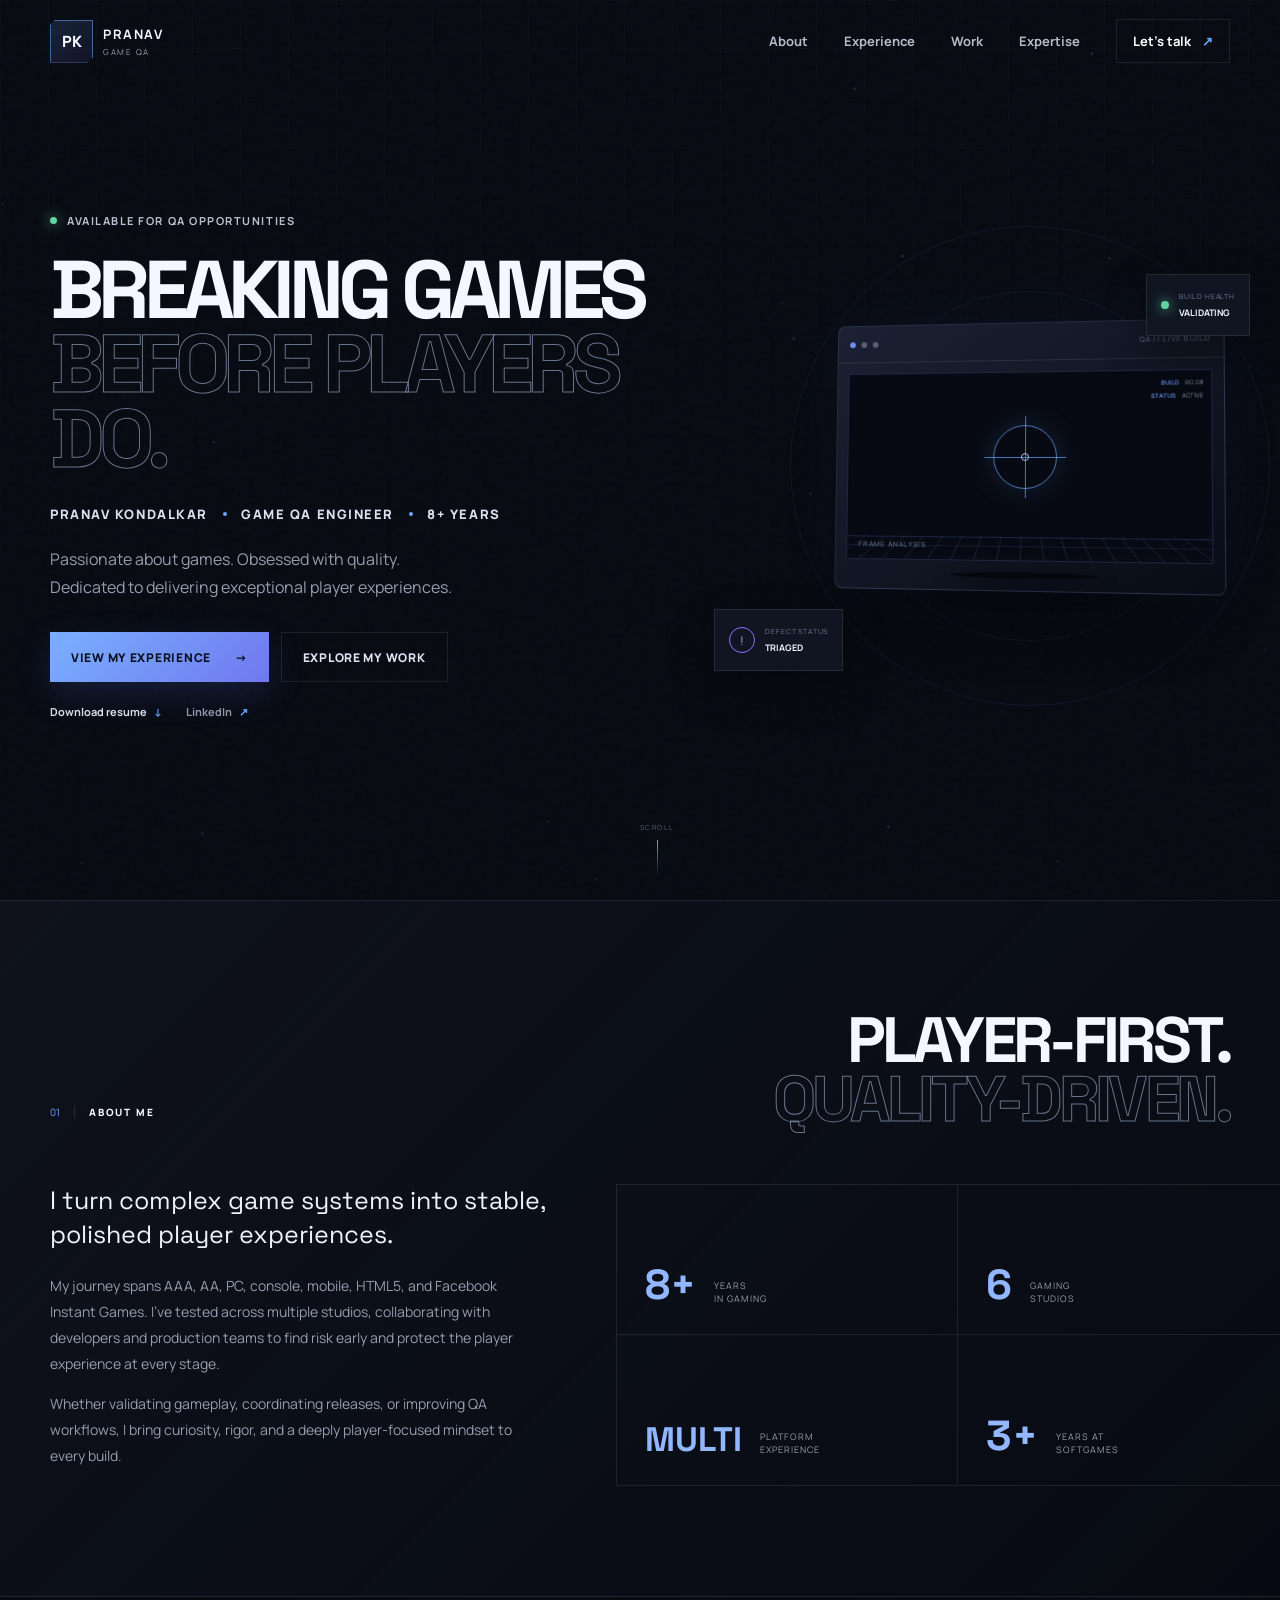
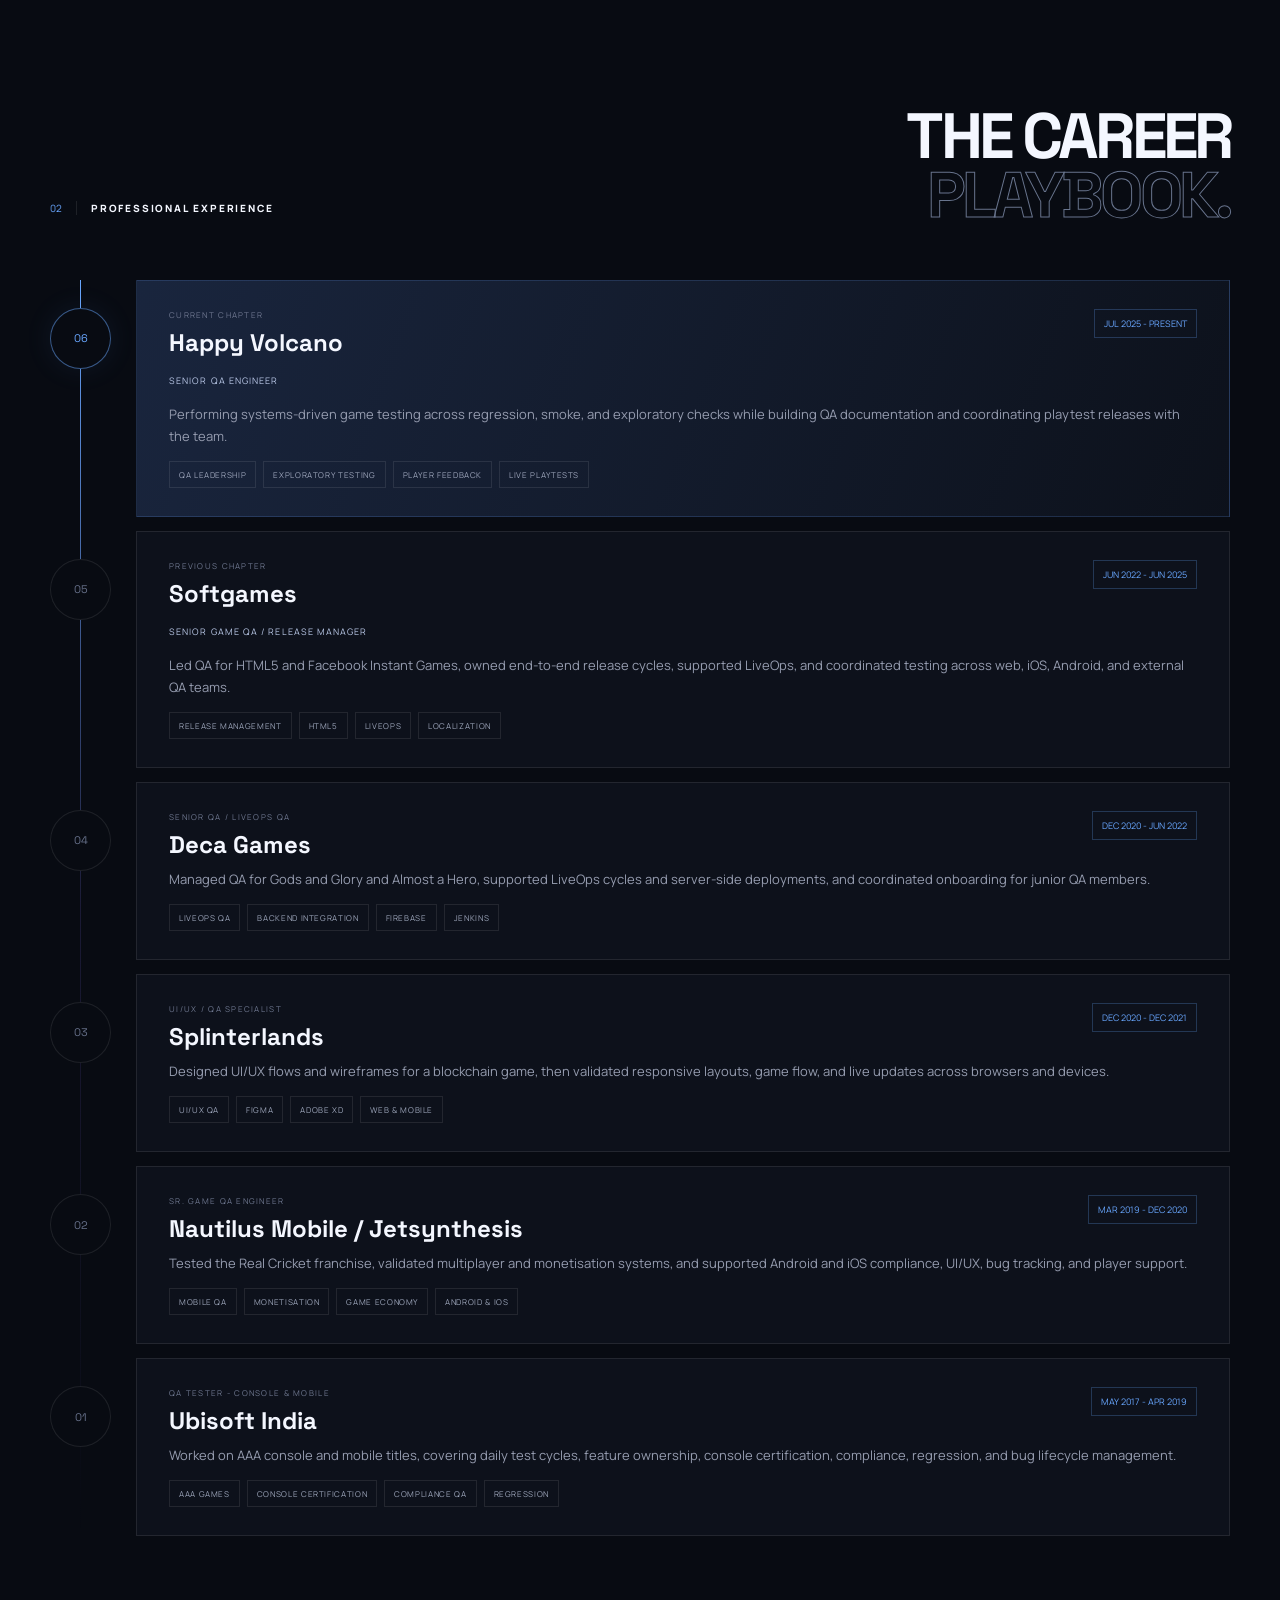
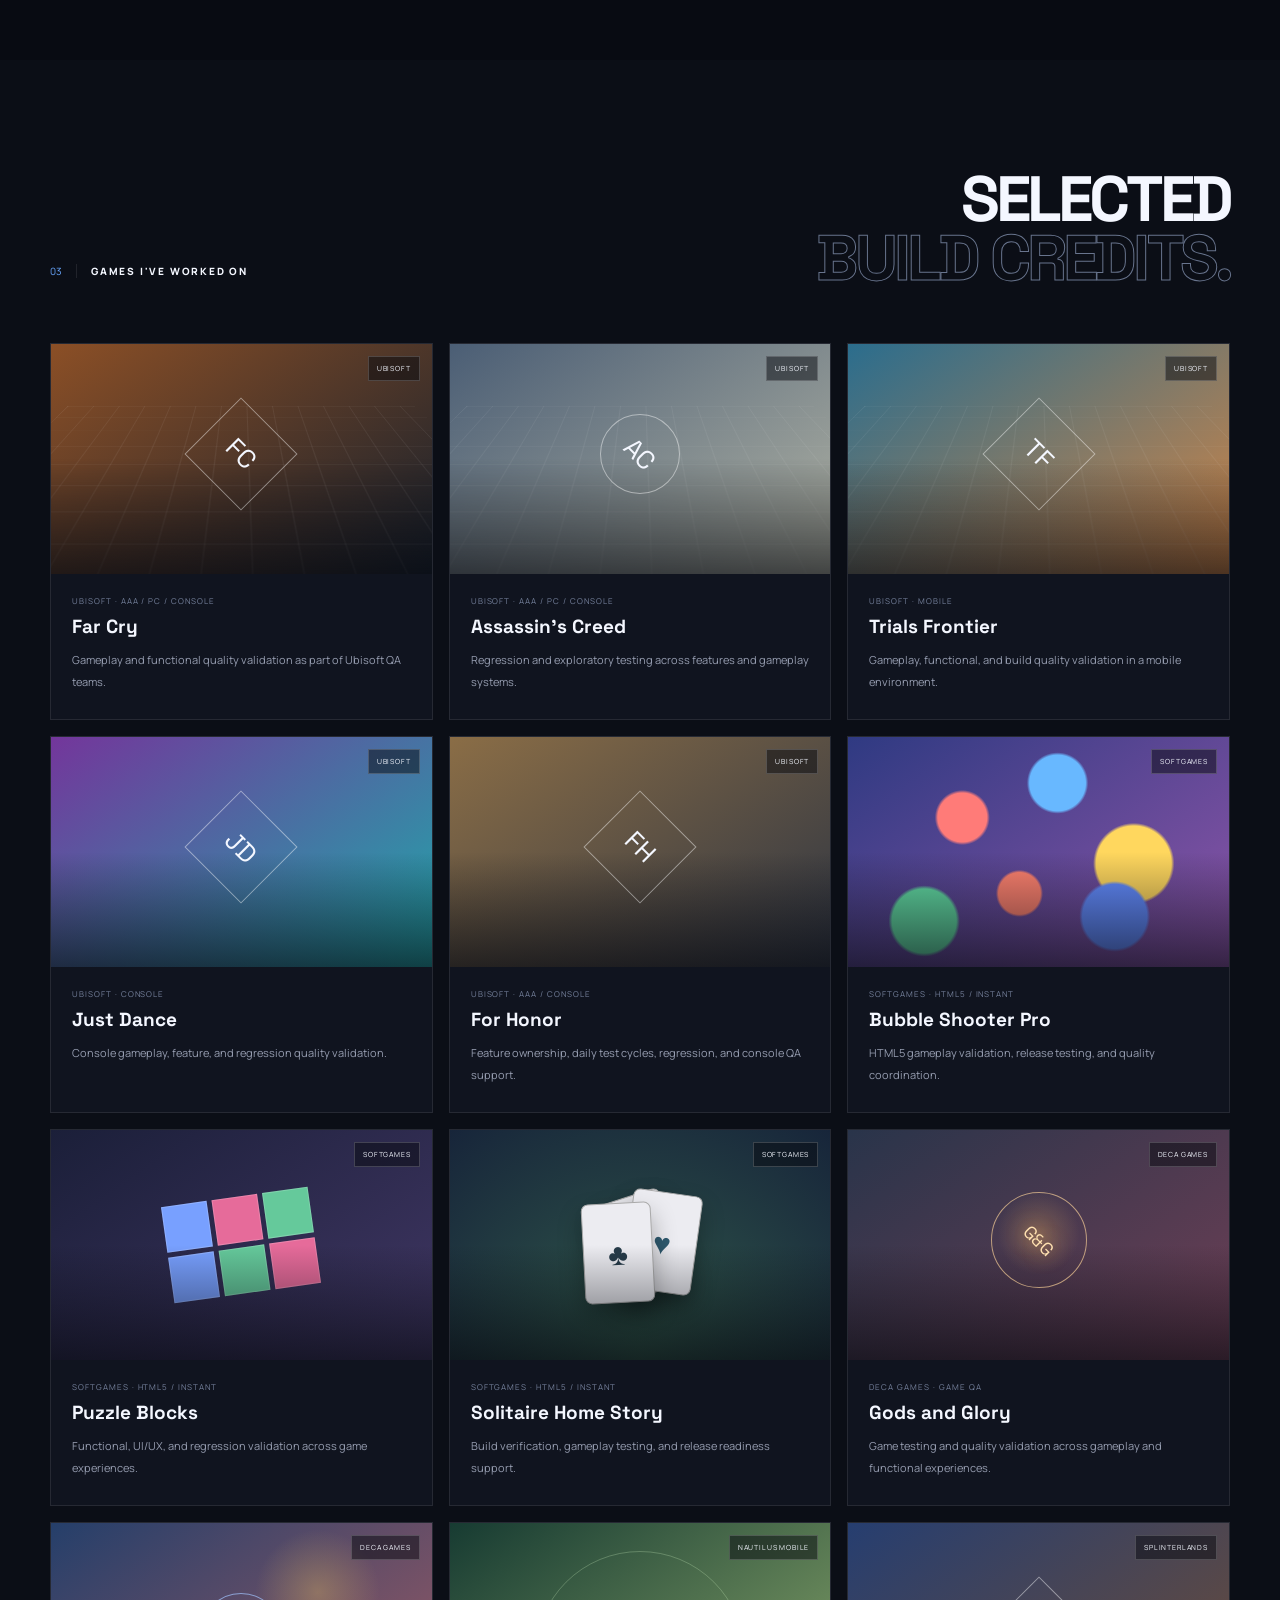
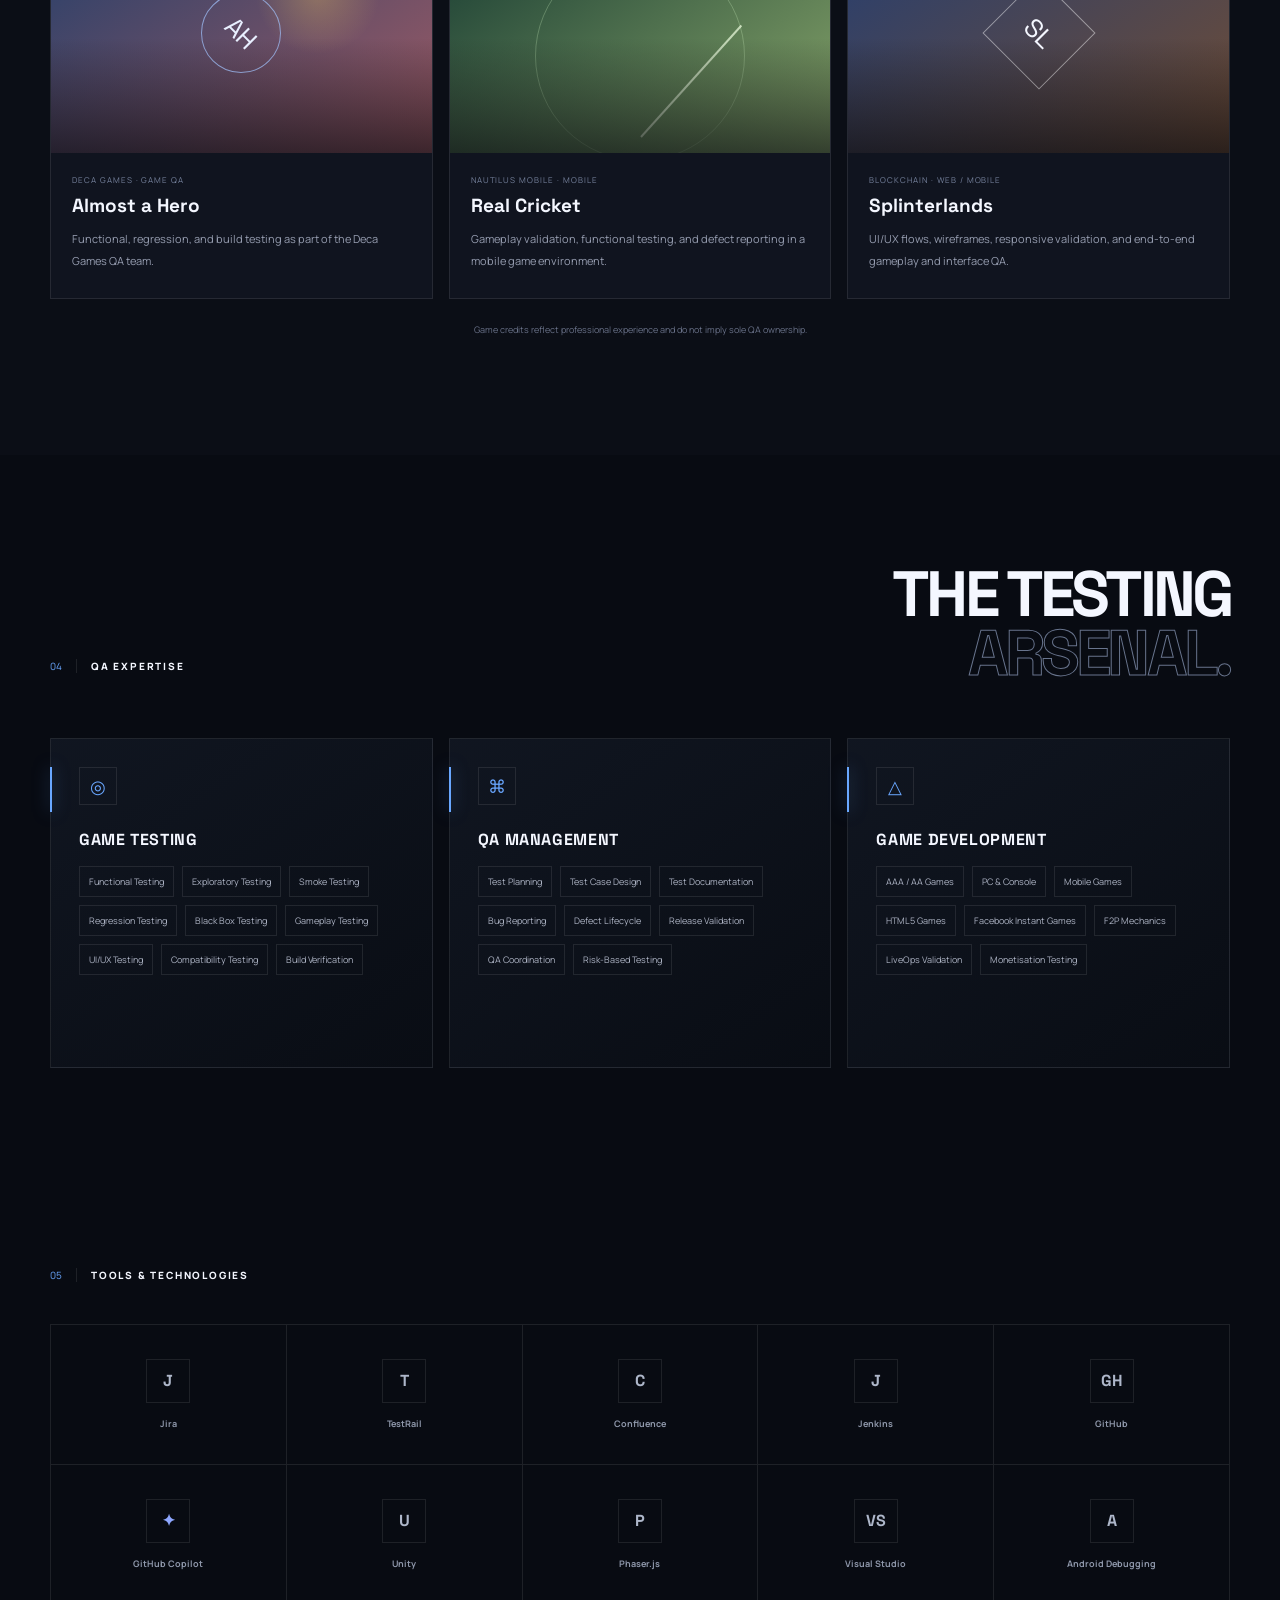
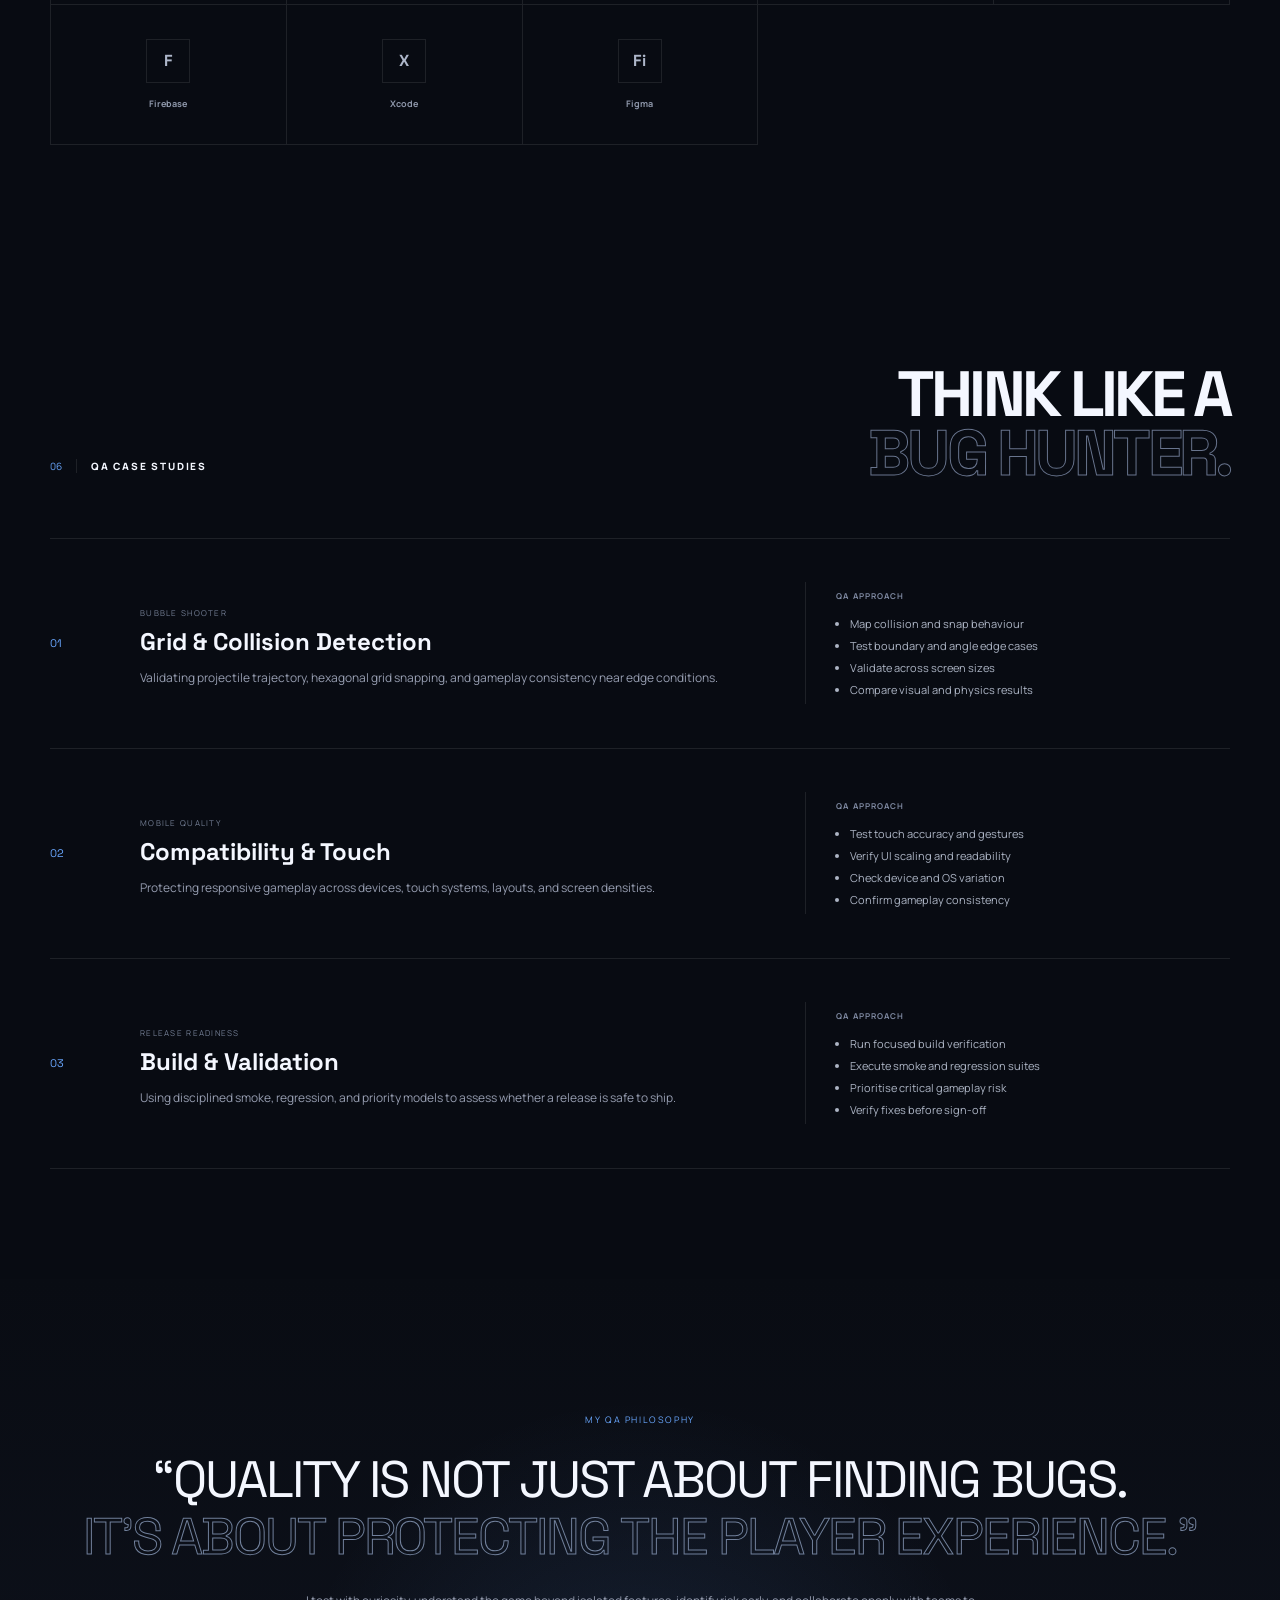
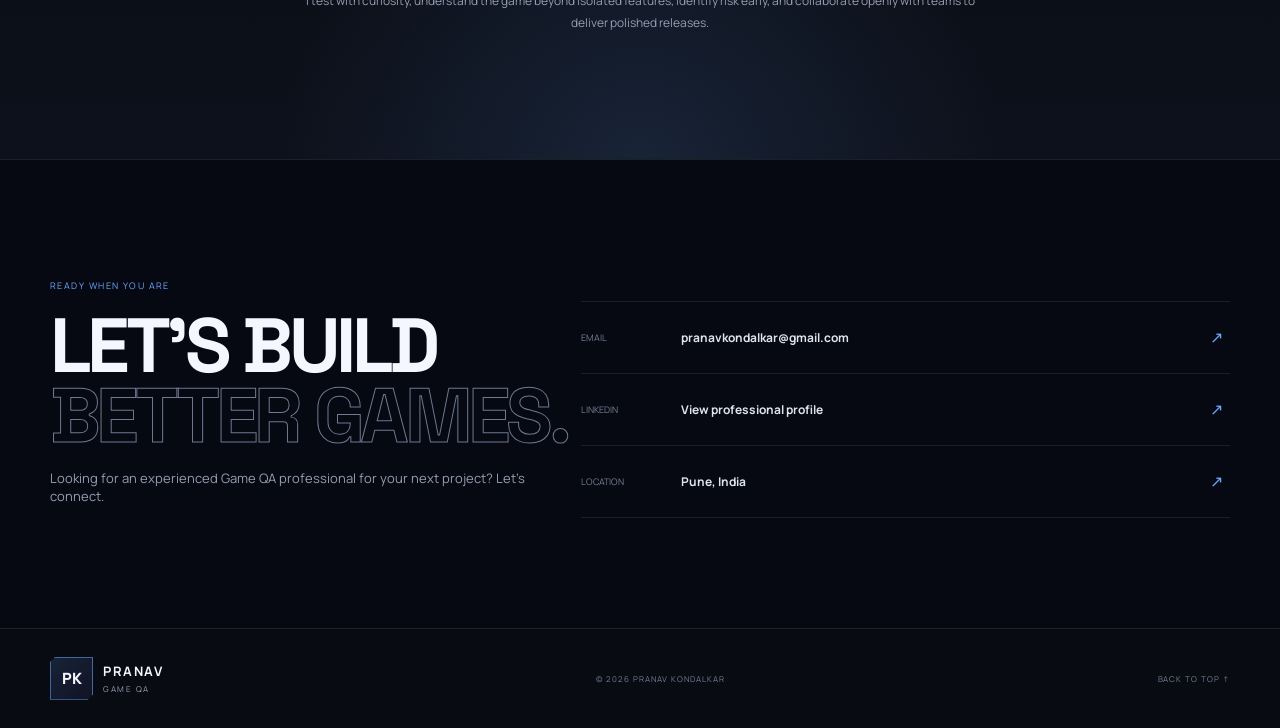
<file: index.html>
<!doctype html>
<html lang="en">
<head>
  <meta charset="UTF-8">
  <meta name="viewport" content="width=device-width, initial-scale=1.0">
  <meta name="theme-color" content="#080b12">
  <meta name="description" content="Pranav Kondalkar — Senior Game QA Engineer and Release Manager with 8+ years of gaming industry experience.">
  <meta property="og:title" content="Pranav Kondalkar | Game QA Engineer">
  <meta property="og:description" content="Breaking games before players do. Game QA, quality leadership, and release management.">
  <meta property="og:type" content="website">
  <meta property="og:image" content="assets/images/og-preview.svg">
  <title>Pranav Kondalkar | Senior Game QA Engineer</title>
  <link rel="icon" href="assets/images/favicon.svg" type="image/svg+xml">
  <link rel="preconnect" href="https://fonts.googleapis.com">
  <link rel="preconnect" href="https://fonts.gstatic.com" crossorigin>
  <link href="https://fonts.googleapis.com/css2?family=Manrope:wght@400;500;600;700;800&family=Space+Grotesk:wght@500;600;700&display=swap" rel="stylesheet">
  <link rel="stylesheet" href="assets/css/styles.css">
</head>
<body>
  <canvas id="particleCanvas" aria-hidden="true"></canvas>
  <div class="noise" aria-hidden="true"></div>

  <header class="nav-wrap" id="top">
    <nav class="nav container" aria-label="Primary navigation">
      <a class="brand" href="#top" aria-label="Back to top">
        <span class="brand-mark">PK</span>
        <span class="brand-copy"><b>PRANAV</b><small>GAME QA</small></span>
      </a>
      <button class="nav-toggle" type="button" aria-expanded="false" aria-controls="navLinks" aria-label="Open menu">
        <span></span><span></span>
      </button>
      <div class="nav-links" id="navLinks">
        <a href="#about">About</a>
        <a href="#experience">Experience</a>
        <a href="#work">Work</a>
        <a href="#expertise">Expertise</a>
        <a href="#contact" class="nav-cta">Let's talk <span>↗</span></a>
      </div>
    </nav>
  </header>

  <main>
    <section class="hero section" aria-labelledby="hero-title">
      <div class="hero-grid container">
        <div class="hero-copy reveal">
          <div class="eyebrow"><span class="status-dot"></span> Available for QA opportunities</div>
          <h1 id="hero-title">BREAKING GAMES<br><span>BEFORE PLAYERS DO.</span></h1>
          <p class="hero-subtitle">Pranav Kondalkar <i></i> Game QA Engineer <i></i> 8+ Years</p>
          <p class="hero-description">Passionate about games. Obsessed with quality.<br>Dedicated to delivering exceptional player experiences.</p>
          <div class="hero-actions">
            <a class="button primary" href="#experience">View my experience <span>→</span></a>
            <a class="button secondary" href="#work">Explore my work</a>
          </div>
          <div class="hero-links">
            <a href="assets/PranavKondalkar_GameQA_CV.pdf" download="Pranav_Kondalkar_Game_QA_Resume.pdf">Download resume <span>↓</span></a>
            <a class="social-link" href="https://www.linkedin.com/in/pranav-kondalkar-9407941ab/" target="_blank" rel="noopener noreferrer" aria-label="LinkedIn profile">LinkedIn <span>↗</span></a>
          </div>
        </div>

        <div class="hero-visual reveal" aria-label="Abstract game QA workstation">
          <div class="orbit orbit-one"></div>
          <div class="orbit orbit-two"></div>
          <div class="qa-console">
            <div class="console-top">
              <span></span><span></span><span></span>
              <small>QA // LIVE BUILD</small>
            </div>
            <div class="monitor">
              <div class="scanline"></div>
              <div class="game-world">
                <div class="grid-floor"></div>
                <div class="reticle"><span></span></div>
                <div class="world-label">FRAME ANALYSIS</div>
              </div>
              <div class="monitor-data">
                <span><b>BUILD</b> RC.08</span>
                <span><b>STATUS</b> ACTIVE</span>
              </div>
            </div>
            <div class="console-base"><span></span></div>
          </div>
          <div class="float-card defect-card"><span class="card-icon">!</span><div><small>DEFECT STATUS</small><strong>TRIAGED</strong></div></div>
          <div class="float-card build-card"><span class="live-pulse"></span><div><small>BUILD HEALTH</small><strong>VALIDATING</strong></div></div>
        </div>
      </div>
      <a class="scroll-cue" href="#about" aria-label="Scroll to about"><span>SCROLL</span><i></i></a>
    </section>

    <section class="about section" id="about">
      <div class="container">
        <div class="section-heading reveal">
          <div><span class="section-index">01</span><p>ABOUT ME</p></div>
          <h2>PLAYER-FIRST.<br><span>QUALITY-DRIVEN.</span></h2>
        </div>
        <div class="about-grid">
          <div class="about-copy reveal">
            <p class="lead">I turn complex game systems into stable, polished player experiences.</p>
            <p>My journey spans AAA, AA, PC, console, mobile, HTML5, and Facebook Instant Games. I've tested across multiple studios, collaborating with developers and production teams to find risk early and protect the player experience at every stage.</p>
            <p>Whether validating gameplay, coordinating releases, or improving QA workflows, I bring curiosity, rigor, and a deeply player-focused mindset to every build.</p>
          </div>
          <div class="stats-grid reveal">
            <article><strong>8+</strong><span>YEARS<br>IN GAMING</span></article>
            <article><strong>6</strong><span>GAMING<br>STUDIOS</span></article>
            <article><strong>MULTI</strong><span>PLATFORM<br>EXPERIENCE</span></article>
            <article><strong>3+</strong><span>YEARS AT<br>SOFTGAMES</span></article>
          </div>
        </div>
      </div>
    </section>

    <section class="experience section" id="experience">
      <div class="container">
        <div class="section-heading reveal">
          <div><span class="section-index">02</span><p>PROFESSIONAL EXPERIENCE</p></div>
          <h2>THE CAREER<br><span>PLAYBOOK.</span></h2>
        </div>
        <div class="timeline">
          <article class="timeline-item featured reveal">
            <div class="timeline-marker"><span>06</span></div>
            <div class="timeline-card">
              <header><div><p>CURRENT CHAPTER</p><h3>Happy Volcano</h3></div><span>JUL 2025 - PRESENT</span></header>
              <div class="role">Senior QA Engineer</div>
              <p>Performing systems-driven game testing across regression, smoke, and exploratory checks while building QA documentation and coordinating playtest releases with the team.</p>
              <ul class="tag-list"><li>QA Leadership</li><li>Exploratory Testing</li><li>Player Feedback</li><li>Live Playtests</li></ul>
            </div>
          </article>
          <article class="timeline-item reveal">
            <div class="timeline-marker"><span>05</span></div>
            <div class="timeline-card"><header><div><p>PREVIOUS CHAPTER</p><h3>Softgames</h3></div><span>JUN 2022 - JUN 2025</span></header><div class="role">Senior Game QA / Release Manager</div><p>Led QA for HTML5 and Facebook Instant Games, owned end-to-end release cycles, supported LiveOps, and coordinated testing across web, iOS, Android, and external QA teams.</p><ul class="tag-list"><li>Release Management</li><li>HTML5</li><li>LiveOps</li><li>Localization</li></ul></div>
          </article>
          <article class="timeline-item reveal">
            <div class="timeline-marker"><span>04</span></div>
            <div class="timeline-card"><header><div><p>SENIOR QA / LIVEOPS QA</p><h3>Deca Games</h3></div><span>DEC 2020 - JUN 2022</span></header><p>Managed QA for Gods and Glory and Almost a Hero, supported LiveOps cycles and server-side deployments, and coordinated onboarding for junior QA members.</p><ul class="tag-list"><li>LiveOps QA</li><li>Backend Integration</li><li>Firebase</li><li>Jenkins</li></ul></div>
          </article>
          <article class="timeline-item reveal">
            <div class="timeline-marker"><span>03</span></div>
            <div class="timeline-card"><header><div><p>UI/UX / QA SPECIALIST</p><h3>Splinterlands</h3></div><span>DEC 2020 - DEC 2021</span></header><p>Designed UI/UX flows and wireframes for a blockchain game, then validated responsive layouts, game flow, and live updates across browsers and devices.</p><ul class="tag-list"><li>UI/UX QA</li><li>Figma</li><li>Adobe XD</li><li>Web & Mobile</li></ul></div>
          </article>
          <article class="timeline-item reveal">
            <div class="timeline-marker"><span>02</span></div>
            <div class="timeline-card"><header><div><p>SR. GAME QA ENGINEER</p><h3>Nautilus Mobile / Jetsynthesis</h3></div><span>MAR 2019 - DEC 2020</span></header><p>Tested the Real Cricket franchise, validated multiplayer and monetisation systems, and supported Android and iOS compliance, UI/UX, bug tracking, and player support.</p><ul class="tag-list"><li>Mobile QA</li><li>Monetisation</li><li>Game Economy</li><li>Android & iOS</li></ul></div>
          </article>
          <article class="timeline-item reveal">
            <div class="timeline-marker"><span>01</span></div>
            <div class="timeline-card"><header><div><p>QA TESTER - CONSOLE & MOBILE</p><h3>Ubisoft India</h3></div><span>MAY 2017 - APR 2019</span></header><p>Worked on AAA console and mobile titles, covering daily test cycles, feature ownership, console certification, compliance, regression, and bug lifecycle management.</p><ul class="tag-list"><li>AAA Games</li><li>Console Certification</li><li>Compliance QA</li><li>Regression</li></ul></div>
          </article>
        </div>
      </div>
    </section>

    <section class="work section" id="work">
      <div class="container">
        <div class="section-heading reveal">
          <div><span class="section-index">03</span><p>GAMES I'VE WORKED ON</p></div>
          <h2>SELECTED<br><span>BUILD CREDITS.</span></h2>
        </div>
        <div class="game-grid">
          <article class="game-card game-farcry reveal"><div class="game-art"><div class="art-grid"></div><div class="game-emblem">FC</div><span class="credit-tag">UBISOFT</span></div><div class="game-info"><p>UBISOFT · AAA / PC / CONSOLE</p><h3>Far Cry</h3><span>Gameplay and functional quality validation as part of Ubisoft QA teams.</span></div></article>
          <article class="game-card game-ac reveal"><div class="game-art"><div class="art-grid"></div><div class="game-emblem">AC</div><span class="credit-tag">UBISOFT</span></div><div class="game-info"><p>UBISOFT · AAA / PC / CONSOLE</p><h3>Assassin's Creed</h3><span>Regression and exploratory testing across features and gameplay systems.</span></div></article>
          <article class="game-card game-trials reveal"><div class="game-art"><div class="art-grid"></div><div class="game-emblem">TF</div><span class="credit-tag">UBISOFT</span></div><div class="game-info"><p>UBISOFT · MOBILE</p><h3>Trials Frontier</h3><span>Gameplay, functional, and build quality validation in a mobile environment.</span></div></article>
          <article class="game-card game-justdance reveal"><div class="game-art"><div class="game-emblem">JD</div><span class="credit-tag">UBISOFT</span></div><div class="game-info"><p>UBISOFT · CONSOLE</p><h3>Just Dance</h3><span>Console gameplay, feature, and regression quality validation.</span></div></article>
          <article class="game-card game-forhonor reveal"><div class="game-art"><div class="game-emblem">FH</div><span class="credit-tag">UBISOFT</span></div><div class="game-info"><p>UBISOFT · AAA / CONSOLE</p><h3>For Honor</h3><span>Feature ownership, daily test cycles, regression, and console QA support.</span></div></article>
          <article class="game-card game-bubble reveal"><div class="game-art"><div class="bubble-field"></div><span class="credit-tag">SOFTGAMES</span></div><div class="game-info"><p>SOFTGAMES · HTML5 / INSTANT</p><h3>Bubble Shooter Pro</h3><span>HTML5 gameplay validation, release testing, and quality coordination.</span></div></article>
          <article class="game-card game-puzzle reveal"><div class="game-art"><div class="puzzle-field"><i></i><i></i><i></i><i></i><i></i><i></i></div><span class="credit-tag">SOFTGAMES</span></div><div class="game-info"><p>SOFTGAMES · HTML5 / INSTANT</p><h3>Puzzle Blocks</h3><span>Functional, UI/UX, and regression validation across game experiences.</span></div></article>
          <article class="game-card game-solitaire reveal"><div class="game-art"><div class="cards-field"><i>♠</i><i>♥</i><i>♣</i></div><span class="credit-tag">SOFTGAMES</span></div><div class="game-info"><p>SOFTGAMES · HTML5 / INSTANT</p><h3>Solitaire Home Story</h3><span>Build verification, gameplay testing, and release readiness support.</span></div></article>
          <article class="game-card game-gods reveal"><div class="game-art"><div class="game-emblem">G&amp;G</div><span class="credit-tag">DECA GAMES</span></div><div class="game-info"><p>DECA GAMES · GAME QA</p><h3>Gods and Glory</h3><span>Game testing and quality validation across gameplay and functional experiences.</span></div></article>
          <article class="game-card game-hero reveal"><div class="game-art"><div class="game-emblem">AH</div><span class="credit-tag">DECA GAMES</span></div><div class="game-info"><p>DECA GAMES · GAME QA</p><h3>Almost a Hero</h3><span>Functional, regression, and build testing as part of the Deca Games QA team.</span></div></article>
          <article class="game-card game-cricket reveal"><div class="game-art"><div class="cricket-field"><i></i><i></i></div><span class="credit-tag">NAUTILUS MOBILE</span></div><div class="game-info"><p>NAUTILUS MOBILE · MOBILE</p><h3>Real Cricket</h3><span>Gameplay validation, functional testing, and defect reporting in a mobile game environment.</span></div></article>
          <article class="game-card game-splinterlands reveal"><div class="game-art"><div class="game-emblem">SL</div><span class="credit-tag">SPLINTERLANDS</span></div><div class="game-info"><p>BLOCKCHAIN · WEB / MOBILE</p><h3>Splinterlands</h3><span>UI/UX flows, wireframes, responsive validation, and end-to-end gameplay and interface QA.</span></div></article>
        </div>
        <p class="credit-note">Game credits reflect professional experience and do not imply sole QA ownership.</p>
      </div>
    </section>

    <section class="expertise section" id="expertise">
      <div class="container">
        <div class="section-heading reveal">
          <div><span class="section-index">04</span><p>QA EXPERTISE</p></div>
          <h2>THE TESTING<br><span>ARSENAL.</span></h2>
        </div>
        <div class="expertise-grid">
          <article class="expertise-card reveal"><div class="expertise-icon">◎</div><h3>GAME TESTING</h3><div class="skill-list"><span>Functional Testing</span><span>Exploratory Testing</span><span>Smoke Testing</span><span>Regression Testing</span><span>Black Box Testing</span><span>Gameplay Testing</span><span>UI/UX Testing</span><span>Compatibility Testing</span><span>Build Verification</span></div></article>
          <article class="expertise-card reveal"><div class="expertise-icon">⌘</div><h3>QA MANAGEMENT</h3><div class="skill-list"><span>Test Planning</span><span>Test Case Design</span><span>Test Documentation</span><span>Bug Reporting</span><span>Defect Lifecycle</span><span>Release Validation</span><span>QA Coordination</span><span>Risk-Based Testing</span></div></article>
          <article class="expertise-card reveal"><div class="expertise-icon">△</div><h3>GAME DEVELOPMENT</h3><div class="skill-list"><span>AAA / AA Games</span><span>PC & Console</span><span>Mobile Games</span><span>HTML5 Games</span><span>Facebook Instant Games</span><span>F2P Mechanics</span><span>LiveOps Validation</span><span>Monetisation Testing</span></div></article>
        </div>
      </div>
    </section>

    <section class="tools section" id="tools">
      <div class="container">
        <div class="tools-heading reveal"><div><span class="section-index">05</span><p>TOOLS & TECHNOLOGIES</p></div></div>
        <div class="tool-grid reveal">
          <div class="tool"><span class="tool-logo jira">J</span><b>Jira</b></div>
          <div class="tool"><span class="tool-logo testrail">T</span><b>TestRail</b></div>
          <div class="tool"><span class="tool-logo confluence">C</span><b>Confluence</b></div>
          <div class="tool"><span class="tool-logo jenkins">J</span><b>Jenkins</b></div>
          <div class="tool"><span class="tool-logo github">GH</span><b>GitHub</b></div>
          <div class="tool"><span class="tool-logo copilot">✦</span><b>GitHub Copilot</b></div>
          <div class="tool"><span class="tool-logo unity">U</span><b>Unity</b></div>
          <div class="tool"><span class="tool-logo phaser">P</span><b>Phaser.js</b></div>
          <div class="tool"><span class="tool-logo vs">VS</span><b>Visual Studio</b></div>
          <div class="tool"><span class="tool-logo android">A</span><b>Android Debugging</b></div>
          <div class="tool"><span class="tool-logo firebase">F</span><b>Firebase</b></div>
          <div class="tool"><span class="tool-logo xcode">X</span><b>Xcode</b></div>
          <div class="tool"><span class="tool-logo figma">Fi</span><b>Figma</b></div>
        </div>
      </div>
    </section>

    <section class="cases section" id="cases">
      <div class="container">
        <div class="section-heading reveal">
          <div><span class="section-index">06</span><p>QA CASE STUDIES</p></div>
          <h2>THINK LIKE A<br><span>BUG HUNTER.</span></h2>
        </div>
        <div class="case-list">
          <article class="case-card reveal"><div class="case-number">01</div><div class="case-main"><p>BUBBLE SHOOTER</p><h3>Grid & Collision Detection</h3><span>Validating projectile trajectory, hexagonal grid snapping, and gameplay consistency near edge conditions.</span></div><div class="case-process"><b>QA APPROACH</b><ul><li>Map collision and snap behaviour</li><li>Test boundary and angle edge cases</li><li>Validate across screen sizes</li><li>Compare visual and physics results</li></ul></div></article>
          <article class="case-card reveal"><div class="case-number">02</div><div class="case-main"><p>MOBILE QUALITY</p><h3>Compatibility & Touch</h3><span>Protecting responsive gameplay across devices, touch systems, layouts, and screen densities.</span></div><div class="case-process"><b>QA APPROACH</b><ul><li>Test touch accuracy and gestures</li><li>Verify UI scaling and readability</li><li>Check device and OS variation</li><li>Confirm gameplay consistency</li></ul></div></article>
          <article class="case-card reveal"><div class="case-number">03</div><div class="case-main"><p>RELEASE READINESS</p><h3>Build & Validation</h3><span>Using disciplined smoke, regression, and priority models to assess whether a release is safe to ship.</span></div><div class="case-process"><b>QA APPROACH</b><ul><li>Run focused build verification</li><li>Execute smoke and regression suites</li><li>Prioritise critical gameplay risk</li><li>Verify fixes before sign-off</li></ul></div></article>
        </div>
      </div>
    </section>

    <section class="philosophy section">
      <div class="container philosophy-inner reveal">
        <p>MY QA PHILOSOPHY</p>
        <blockquote>“QUALITY IS NOT JUST ABOUT FINDING BUGS.<br><span>IT’S ABOUT PROTECTING THE PLAYER EXPERIENCE.”</span></blockquote>
        <div>I test with curiosity, understand the game beyond isolated features, identify risk early, and collaborate openly with teams to deliver polished releases.</div>
      </div>
    </section>

    <section class="contact section" id="contact">
      <div class="container contact-grid">
        <div class="reveal"><p class="contact-kicker">READY WHEN YOU ARE</p><h2>LET'S BUILD<br><span>BETTER GAMES.</span></h2><p>Looking for an experienced Game QA professional for your next project? Let's connect.</p></div>
        <div class="contact-panel reveal">
          <a href="mailto:pranavkondalkar@gmail.com"><span>Email</span><b>pranavkondalkar@gmail.com</b><i>↗</i></a>
          <a href="https://www.linkedin.com/in/pranav-kondalkar-9407941ab/" target="_blank" rel="noopener noreferrer"><span>LinkedIn</span><b>View professional profile</b><i>↗</i></a>
          <a href="mailto:pranavkondalkar@gmail.com"><span>Location</span><b>Pune, India</b><i>↗</i></a>
        </div>
      </div>
    </section>
  </main>

  <footer>
    <div class="container footer-inner"><a class="brand" href="#top"><span class="brand-mark">PK</span><span class="brand-copy"><b>PRANAV</b><small>GAME QA</small></span></a><p>© <span id="year"></span> PRANAV KONDALKAR</p><a href="#top">BACK TO TOP ↑</a></div>
  </footer>
  <script src="assets/js/main.js"></script>
</body>
</html>
</file>
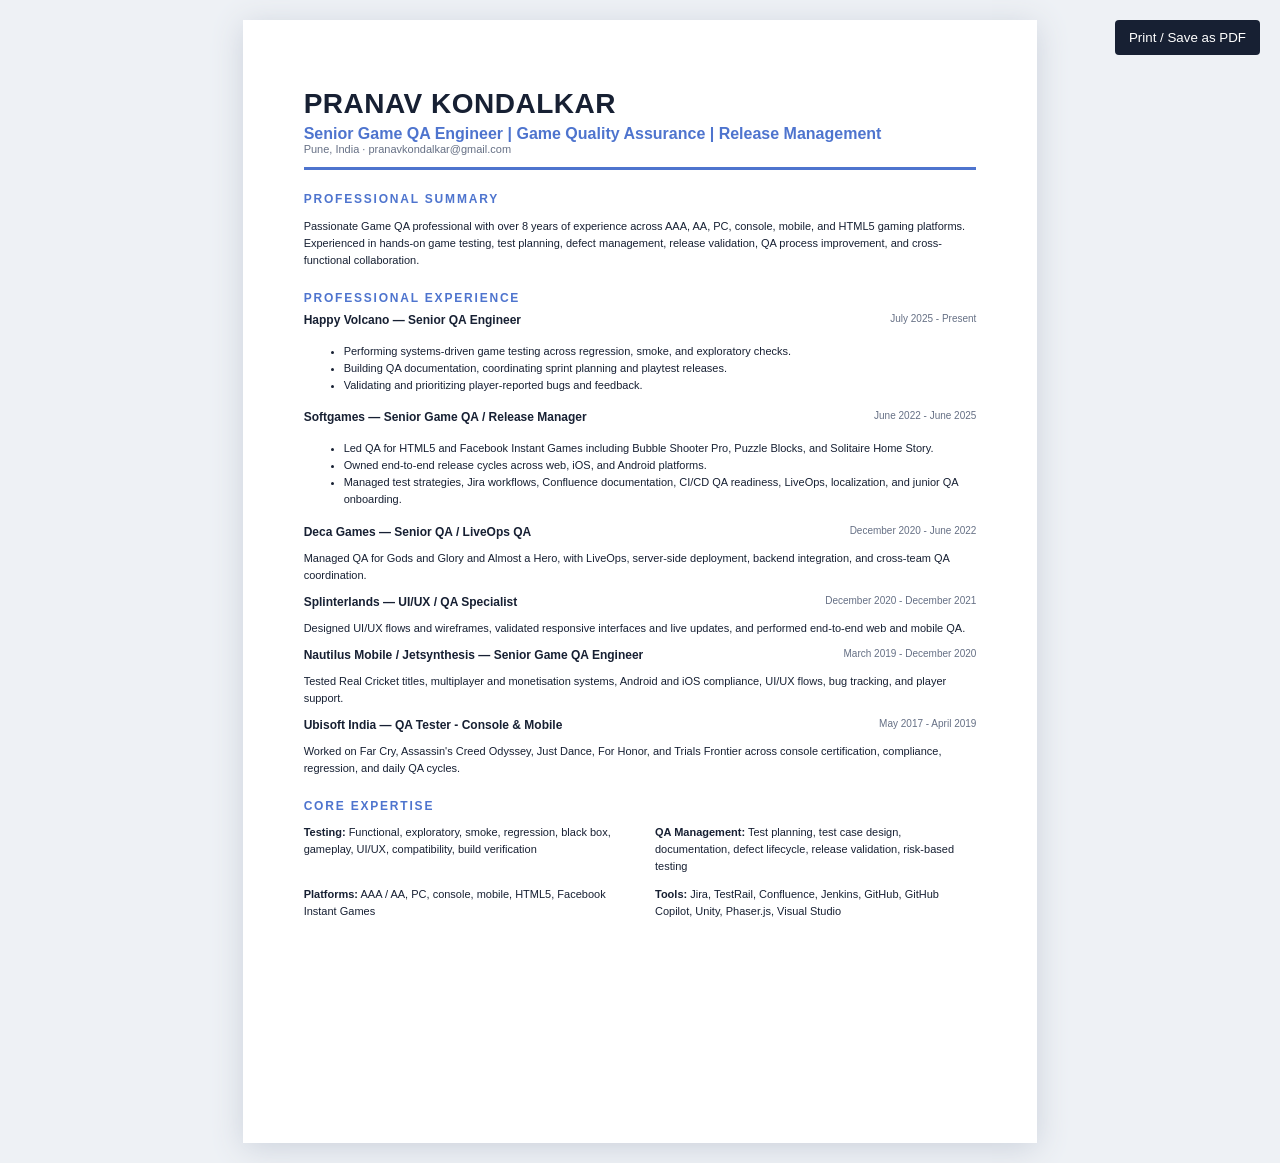
<file: assets/Pranav_Kondalkar_Resume.html>
<!doctype html>
<html lang="en">
<head>
  <meta charset="utf-8">
  <meta name="viewport" content="width=device-width,initial-scale=1">
  <title>Pranav Kondalkar - Resume</title>
  <style>
    :root{color:#172033}*{box-sizing:border-box}body{margin:0;font-family:Arial,sans-serif;background:#eef1f5}@media print{body{background:#fff}.page{box-shadow:none;margin:0;width:210mm;min-height:297mm}}.page{width:210mm;min-height:297mm;margin:20px auto;background:#fff;padding:18mm 16mm;box-shadow:0 5px 30px #ccd2dc}header{border-bottom:3px solid #4e74ce;padding-bottom:12px}h1{margin:0;font-size:28px;letter-spacing:.5px}h2{font-size:12px;text-transform:uppercase;letter-spacing:1.8px;color:#4e74ce;margin:22px 0 8px}h3{font-size:15px;margin:10px 0 3px}.title{font-weight:bold;color:#4e74ce;margin-top:5px}.meta{font-size:11px;color:#667085}p,li{font-size:11px;line-height:1.55}.summary{margin-top:12px}.role{display:flex;justify-content:space-between}.role strong{font-size:12px}.role span{font-size:10px;color:#667085}.skills{display:grid;grid-template-columns:1fr 1fr;gap:5px 30px}.skills p{margin:3px 0}.print-button{position:fixed;right:20px;top:20px;border:0;background:#172033;color:white;padding:10px 14px;border-radius:4px}@media print{.print-button{display:none}}
  </style>
</head>
<body>
  <button class="print-button" onclick="window.print()">Print / Save as PDF</button>
  <main class="page">
    <header><h1>PRANAV KONDALKAR</h1><div class="title">Senior Game QA Engineer | Game Quality Assurance | Release Management</div><div class="meta">Pune, India · pranavkondalkar@gmail.com</div></header>
    <h2>Professional Summary</h2>
    <p class="summary">Passionate Game QA professional with over 8 years of experience across AAA, AA, PC, console, mobile, and HTML5 gaming platforms. Experienced in hands-on game testing, test planning, defect management, release validation, QA process improvement, and cross-functional collaboration.</p>
    <h2>Professional Experience</h2>
    <div class="role"><strong>Happy Volcano — Senior QA Engineer</strong><span>July 2025 - Present</span></div>
    <ul><li>Performing systems-driven game testing across regression, smoke, and exploratory checks.</li><li>Building QA documentation, coordinating sprint planning and playtest releases.</li><li>Validating and prioritizing player-reported bugs and feedback.</li></ul>
    <div class="role"><strong>Softgames — Senior Game QA / Release Manager</strong><span>June 2022 - June 2025</span></div>
    <ul><li>Led QA for HTML5 and Facebook Instant Games including Bubble Shooter Pro, Puzzle Blocks, and Solitaire Home Story.</li><li>Owned end-to-end release cycles across web, iOS, and Android platforms.</li><li>Managed test strategies, Jira workflows, Confluence documentation, CI/CD QA readiness, LiveOps, localization, and junior QA onboarding.</li></ul>
    <div class="role"><strong>Deca Games — Senior QA / LiveOps QA</strong><span>December 2020 - June 2022</span></div>
    <p>Managed QA for Gods and Glory and Almost a Hero, with LiveOps, server-side deployment, backend integration, and cross-team QA coordination.</p>
    <div class="role"><strong>Splinterlands — UI/UX / QA Specialist</strong><span>December 2020 - December 2021</span></div>
    <p>Designed UI/UX flows and wireframes, validated responsive interfaces and live updates, and performed end-to-end web and mobile QA.</p>
    <div class="role"><strong>Nautilus Mobile / Jetsynthesis — Senior Game QA Engineer</strong><span>March 2019 - December 2020</span></div>
    <p>Tested Real Cricket titles, multiplayer and monetisation systems, Android and iOS compliance, UI/UX flows, bug tracking, and player support.</p>
    <div class="role"><strong>Ubisoft India — QA Tester - Console &amp; Mobile</strong><span>May 2017 - April 2019</span></div>
    <p>Worked on Far Cry, Assassin's Creed Odyssey, Just Dance, For Honor, and Trials Frontier across console certification, compliance, regression, and daily QA cycles.</p>
    <h2>Core Expertise</h2>
    <div class="skills">
      <p><b>Testing:</b> Functional, exploratory, smoke, regression, black box, gameplay, UI/UX, compatibility, build verification</p>
      <p><b>QA Management:</b> Test planning, test case design, documentation, defect lifecycle, release validation, risk-based testing</p>
      <p><b>Platforms:</b> AAA / AA, PC, console, mobile, HTML5, Facebook Instant Games</p>
      <p><b>Tools:</b> Jira, TestRail, Confluence, Jenkins, GitHub, GitHub Copilot, Unity, Phaser.js, Visual Studio</p>
    </div>
  </main>
</body>
</html>
</file>
<file: assets/css/styles.css>
:root{--bg:#080b12;--panel:#10141f;--panel2:#151a27;--text:#f4f7ff;--muted:#969db0;--blue:#69a7ff;--purple:#8a72ff;--line:rgba(255,255,255,.09);--container:1180px}
*{box-sizing:border-box}html{scroll-behavior:smooth;scroll-padding-top:84px}body{margin:0;background:var(--bg);color:var(--text);font-family:Manrope,Arial,sans-serif;overflow-x:hidden}body::before{content:"";position:fixed;inset:0;pointer-events:none;background:linear-gradient(rgba(255,255,255,.018) 1px,transparent 1px),linear-gradient(90deg,rgba(255,255,255,.018) 1px,transparent 1px);background-size:48px 48px;mask-image:linear-gradient(to bottom,#000 0%,transparent 88%);z-index:-2}.noise{position:fixed;inset:0;z-index:-1;opacity:.025;pointer-events:none;background-image:url("data:image/svg+xml,%3Csvg viewBox='0 0 180 180' xmlns='http://www.w3.org/2000/svg'%3E%3Cfilter id='n'%3E%3CfeTurbulence type='fractalNoise' baseFrequency='.9' numOctaves='2' stitchTiles='stitch'/%3E%3C/filter%3E%3Crect width='100%25' height='100%25' filter='url(%23n)' opacity='.7'/%3E%3C/svg%3E")}#particleCanvas{position:fixed;inset:0;width:100%;height:100%;pointer-events:none;z-index:-1}.container{width:min(calc(100% - 48px),var(--container));margin-inline:auto}.section{position:relative;padding:110px 0}.nav-wrap{position:fixed;z-index:50;top:0;left:0;width:100%;transition:.3s}.nav-wrap.scrolled{background:rgba(8,11,18,.82);backdrop-filter:blur(18px);border-bottom:1px solid var(--line)}.nav{height:82px;display:flex;align-items:center;justify-content:space-between}.brand{display:flex;align-items:center;gap:10px;color:var(--text);text-decoration:none}.brand-mark{width:43px;height:43px;border:1px solid rgba(105,167,255,.55);display:grid;place-items:center;font-family:"Space Grotesk";font-weight:700;background:linear-gradient(135deg,rgba(105,167,255,.16),rgba(138,114,255,.08));clip-path:polygon(12% 0,100% 0,100% 88%,88% 100%,0 100%,0 12%)}.brand-copy{display:flex;flex-direction:column;font-size:13px;letter-spacing:.12em}.brand-copy small{color:var(--muted);font-size:8px;margin-top:3px}.nav-links{display:flex;align-items:center;gap:36px}.nav-links>a{color:#b4bac8;text-decoration:none;font-size:13px;font-weight:700;transition:.2s}.nav-links>a:hover{color:#fff}.nav-links .nav-cta{padding:12px 16px;border:1px solid var(--line);color:#fff}.nav-cta span{color:var(--blue);margin-left:8px}.nav-toggle{display:none}
.hero{min-height:760px;height:100vh;max-height:920px;padding:82px 0 50px;display:flex;align-items:center}.hero-grid{display:grid;grid-template-columns:58% 42%;align-items:center}.eyebrow{display:flex;align-items:center;gap:10px;color:#bbc2d1;font-size:11px;font-weight:700;letter-spacing:.14em;text-transform:uppercase;margin-bottom:25px}.status-dot{width:7px;height:7px;border-radius:50%;background:#62d4a1;box-shadow:0 0 14px #62d4a1}.hero h1{font-family:"Space Grotesk",sans-serif;font-size:clamp(58px,6.4vw,92px);line-height:.91;letter-spacing:-.075em;margin:0 0 28px}.hero h1 span{color:transparent;-webkit-text-stroke:1px #68748d}.hero-subtitle{text-transform:uppercase;letter-spacing:.12em;font-size:13px;font-weight:800;color:#dbe2ef}.hero-subtitle i{display:inline-block;width:4px;height:4px;border-radius:50%;background:var(--blue);margin:3px 10px}.hero-description{color:var(--muted);font-size:16px;line-height:1.8;margin:22px 0 30px}.hero-actions{display:flex;gap:12px}.button{height:50px;padding:0 21px;display:inline-flex;align-items:center;justify-content:center;gap:24px;text-decoration:none;font-size:12px;font-weight:800;text-transform:uppercase;letter-spacing:.06em;transition:.25s}.button.primary{background:linear-gradient(135deg,#79b0ff,#7078ef);color:#08101d;box-shadow:0 12px 35px rgba(91,126,255,.17)}.button.primary:hover{transform:translateY(-3px);box-shadow:0 16px 42px rgba(91,126,255,.28)}.button.secondary{border:1px solid var(--line);color:#dfe5f2}.button.secondary:hover{border-color:rgba(105,167,255,.5);background:rgba(105,167,255,.05)}.hero-links{display:flex;align-items:center;gap:24px;margin-top:22px}.hero-links>a{color:#8f97aa;text-decoration:none;font-size:11px;font-weight:700}.hero-links>a:first-child{color:#d7dde9}.hero-links span,.social-link span{color:var(--blue);margin-left:5px}.hero-visual{height:520px;position:relative;perspective:900px}.qa-console{position:absolute;width:390px;height:270px;right:10px;top:115px;transform:rotateY(-8deg) rotateX(3deg);border:1px solid rgba(150,177,255,.16);border-radius:8px;background:linear-gradient(145deg,rgba(27,34,52,.95),rgba(8,12,22,.96));box-shadow:0 40px 100px rgba(0,0,0,.55),0 0 70px rgba(83,125,255,.08);z-index:3}.console-top{height:38px;border-bottom:1px solid var(--line);display:flex;align-items:center;padding:0 12px;gap:6px}.console-top span{width:6px;height:6px;border-radius:50%;background:#596174}.console-top span:first-child{background:#738fff}.console-top small{margin-left:auto;color:#697289;font-size:7px;letter-spacing:.16em}.monitor{height:190px;margin:11px;background:#070a12;border:1px solid rgba(115,143,255,.2);overflow:hidden;position:relative}.game-world{position:absolute;inset:0}.grid-floor{position:absolute;width:140%;height:80%;left:-20%;bottom:-45%;transform:perspective(250px) rotateX(58deg);background:linear-gradient(rgba(91,135,255,.2) 1px,transparent 1px),linear-gradient(90deg,rgba(91,135,255,.2) 1px,transparent 1px);background-size:25px 25px}.reticle{position:absolute;left:50%;top:45%;width:64px;height:64px;border:1px solid rgba(105,167,255,.7);border-radius:50%;transform:translate(-50%,-50%);box-shadow:0 0 30px rgba(105,167,255,.15)}.reticle::before,.reticle::after{content:"";position:absolute;background:rgba(105,167,255,.7)}.reticle::before{width:82px;height:1px;left:-10px;top:31px}.reticle::after{height:82px;width:1px;top:-10px;left:31px}.reticle span{position:absolute;width:8px;height:8px;border:1px solid #a2baff;border-radius:50%;left:27px;top:27px}.world-label{position:absolute;left:12px;bottom:10px;font-size:7px;color:#71809d;letter-spacing:.18em}.monitor-data{position:absolute;right:8px;top:8px;display:flex;flex-direction:column;gap:5px}.monitor-data span{font-size:6px;color:#8a96b1;text-align:right}.monitor-data b{color:#5e83d4;margin-right:5px}.scanline{position:absolute;z-index:2;inset:-20% 0 auto;height:18%;background:linear-gradient(transparent,rgba(105,167,255,.08),transparent);animation:scan 5s linear infinite}.console-base{height:20px;display:flex;justify-content:center}.console-base span{width:150px;height:6px;border-radius:50%;background:#05070c;box-shadow:0 8px 20px #000}.orbit{position:absolute;border:1px solid rgba(105,167,255,.09);border-radius:50%;right:-40px;top:20px}.orbit-one{width:480px;height:480px}.orbit-two{width:350px;height:350px;right:25px;top:85px}.float-card{position:absolute;z-index:5;background:rgba(18,23,35,.93);border:1px solid var(--line);backdrop-filter:blur(12px);height:62px;padding:11px 14px;display:flex;align-items:center;gap:10px;box-shadow:0 18px 40px rgba(0,0,0,.35)}.float-card div{display:flex;flex-direction:column}.float-card small{color:#707991;font-size:7px;letter-spacing:.12em}.float-card strong{font-size:9px;margin-top:5px}.defect-card{left:-20px;bottom:55px}.build-card{right:-20px;top:68px}.card-icon{width:26px;height:26px;border:1px solid #8d72ff;border-radius:50%;display:grid;place-items:center;color:#b2a8ff;font-size:12px}.live-pulse{width:8px;height:8px;border-radius:50%;background:#62d4a1;box-shadow:0 0 12px #62d4a1}.scroll-cue{position:absolute;bottom:24px;left:50%;display:flex;flex-direction:column;align-items:center;color:#596176;text-decoration:none;font-size:7px;letter-spacing:.2em}.scroll-cue i{height:36px;width:1px;background:linear-gradient(var(--blue),transparent);margin-top:8px}@keyframes scan{to{transform:translateY(270px)}}
.section-heading{display:flex;justify-content:space-between;align-items:flex-end;margin-bottom:55px}.section-heading>div,.tools-heading>div{display:flex;align-items:center;gap:14px}.section-heading>div p,.tools-heading>div p{font-size:10px;letter-spacing:.18em;font-weight:800}.section-index{color:var(--blue);font-size:10px;border-right:1px solid var(--line);padding-right:14px}.section-heading h2{font-family:"Space Grotesk";font-size:clamp(38px,5vw,68px);line-height:.92;letter-spacing:-.06em;text-align:right;margin:0}.section-heading h2 span{color:transparent;-webkit-text-stroke:1px #68748d}.about{background:linear-gradient(135deg,rgba(17,21,32,.75),rgba(8,11,18,.2));border-top:1px solid var(--line);border-bottom:1px solid var(--line)}.about-grid{display:grid;grid-template-columns:42% 58%;gap:70px}.about-copy .lead{font-family:"Space Grotesk";font-size:25px;line-height:1.35;color:#edf2ff;margin:0 0 22px}.about-copy p{color:var(--muted);line-height:1.85;font-size:14px}.stats-grid{display:grid;grid-template-columns:1fr 1fr;border:1px solid var(--line)}.stats-grid article{min-height:150px;padding:28px;display:flex;align-items:flex-end;gap:18px;border-right:1px solid var(--line);border-bottom:1px solid var(--line)}.stats-grid article:nth-child(2n){border-right:0}.stats-grid article:nth-child(n+3){border-bottom:0}.stats-grid strong{font-family:"Space Grotesk";font-size:42px;line-height:1;color:#92b7ff}.stats-grid article:nth-child(3) strong{font-size:34px}.stats-grid span{font-size:9px;line-height:1.5;color:#969fb1;letter-spacing:.12em}
.timeline{position:relative}.timeline::before{content:"";position:absolute;left:30px;top:0;bottom:0;width:1px;background:linear-gradient(var(--blue),rgba(138,114,255,.15),transparent)}.timeline-item{display:grid;grid-template-columns:62px 1fr;margin-bottom:14px}.timeline-marker{width:61px;position:relative}.timeline-marker span{position:absolute;left:0;top:28px;width:61px;height:61px;border:1px solid var(--line);border-radius:50%;display:grid;place-items:center;background:var(--bg);font-family:"Space Grotesk";font-size:11px;color:#667089}.featured .timeline-marker span{border-color:rgba(105,167,255,.5);color:var(--blue);box-shadow:0 0 30px rgba(105,167,255,.08)}.timeline-card{margin-left:24px;padding:28px 32px;background:rgba(16,20,31,.72);border:1px solid var(--line);transition:.25s}.timeline-card:hover{transform:translateX(5px);border-color:rgba(105,167,255,.25)}.timeline-card header{display:flex;justify-content:space-between;align-items:flex-start}.timeline-card header p{color:#6f7890;font-size:8px;letter-spacing:.16em;margin:0 0 7px}.timeline-card h3{font-family:"Space Grotesk";font-size:24px;margin:0}.timeline-card header>span{font-size:9px;border:1px solid rgba(105,167,255,.25);color:var(--blue);padding:7px 9px}.featured .timeline-card{background:linear-gradient(110deg,rgba(28,40,67,.9),rgba(14,18,29,.9));border-color:rgba(105,167,255,.18)}.role{display:inline-block;color:#b9c8e7;text-transform:uppercase;font-size:9px;letter-spacing:.12em;margin:16px 0 8px}.timeline-card>p{color:var(--muted);font-size:13px;line-height:1.7;margin:8px 0}.tag-list{display:flex;flex-wrap:wrap;gap:7px;padding:0;margin:14px 0 0;list-style:none}.tag-list li{font-size:8px;text-transform:uppercase;letter-spacing:.08em;color:#9da6bb;border:1px solid var(--line);padding:7px 9px}
.work{background:#0b0e16}.game-grid{display:grid;grid-template-columns:repeat(3,1fr);gap:16px}.game-card{min-width:0;background:var(--panel);border:1px solid var(--line);overflow:hidden;transition:.35s}.game-card:hover{transform:translateY(-8px);border-color:rgba(105,167,255,.34);box-shadow:0 25px 60px rgba(0,0,0,.28)}.game-art{height:230px;position:relative;overflow:hidden}.game-card:hover .game-art{filter:saturate(1.15)}.game-art::after{content:"";position:absolute;inset:0;background:linear-gradient(transparent 50%,rgba(6,8,14,.65))}.art-grid{position:absolute;inset:0;background:linear-gradient(rgba(255,255,255,.06) 1px,transparent 1px),linear-gradient(90deg,rgba(255,255,255,.06) 1px,transparent 1px);background-size:28px 28px;transform:perspective(300px) rotateX(50deg) scale(1.4);bottom:-70px}.game-emblem{position:absolute;z-index:2;width:80px;height:80px;left:50%;top:48%;transform:translate(-50%,-50%) rotate(45deg);border:1px solid rgba(255,255,255,.45);display:grid;place-items:center;font-family:"Space Grotesk";font-size:26px}.game-emblem::first-letter{transform:rotate(-45deg)}.game-farcry .game-art{background:linear-gradient(145deg,#8b4f26,#17202c)}.game-ac .game-art{background:linear-gradient(145deg,#4b5e75,#b0b2a4)}.game-ac .game-emblem{border-radius:50%}.game-trials .game-art{background:linear-gradient(145deg,#2b6d8d,#d08546)}.credit-tag{position:absolute;z-index:4;right:12px;top:12px;font-size:7px;letter-spacing:.12em;padding:7px 8px;border:1px solid rgba(255,255,255,.18);background:rgba(7,9,15,.5)}.game-bubble .game-art{background:radial-gradient(circle at 30% 35%,#ff7b78 0 8%,transparent 9%),radial-gradient(circle at 55% 20%,#68b8ff 0 10%,transparent 11%),radial-gradient(circle at 75% 55%,#ffd75e 0 12%,transparent 13%),linear-gradient(145deg,#2f3a82,#8d55a8)}.bubble-field{position:absolute;inset:0;background:radial-gradient(circle at 20% 80%,#62dba3 0 9%,transparent 10%),radial-gradient(circle at 45% 68%,#ff826f 0 8%,transparent 9%),radial-gradient(circle at 70% 78%,#638cff 0 10%,transparent 11%)}.game-puzzle .game-art{background:linear-gradient(145deg,#1b1f39,#403663)}.puzzle-field{display:grid;grid-template-columns:repeat(3,46px);gap:5px;position:absolute;left:50%;top:50%;transform:translate(-50%,-50%) rotate(-8deg)}.puzzle-field i{height:46px;background:#78a0ff;border:1px solid rgba(255,255,255,.18)}.puzzle-field i:nth-child(2),.puzzle-field i:nth-child(6){background:#e66b9a}.puzzle-field i:nth-child(3),.puzzle-field i:nth-child(5){background:#65c99b}.game-solitaire .game-art{background:radial-gradient(circle at 50% 100%,#315a4b,#17253a)}.cards-field{position:absolute;left:50%;top:50%;transform:translate(-50%,-50%)}.cards-field i{position:absolute;width:70px;height:100px;margin-left:-35px;margin-top:-50px;border-radius:7px;background:#ececf1;color:#cb4d64;display:grid;place-items:center;font-size:30px;font-style:normal;border:1px solid #aaa;box-shadow:0 12px 25px rgba(0,0,0,.3)}.cards-field i:nth-child(1){transform:rotate(-18deg)}.cards-field i:nth-child(2){transform:translate(22px,-3px) rotate(8deg);color:#2e596e}.cards-field i:nth-child(3){transform:translate(-22px,8px) rotate(-3deg);color:#263b49}.game-info{height:145px;padding:21px}.game-info p{color:#76829d;font-size:8px;letter-spacing:.12em;margin:0 0 8px}.game-info h3{font-family:"Space Grotesk";font-size:19px;margin:0 0 8px}.game-info span{color:var(--muted);font-size:11px;line-height:1.55}.credit-note{text-align:center;color:#697188;font-size:9px;margin-top:24px}.expertise-grid{display:grid;grid-template-columns:repeat(3,1fr);gap:16px}.expertise-card{min-height:330px;padding:28px;border:1px solid var(--line);background:linear-gradient(145deg,rgba(18,23,35,.9),rgba(10,13,21,.9));position:relative}.expertise-card::before{content:"";position:absolute;left:-1px;top:28px;width:2px;height:45px;background:var(--blue);box-shadow:0 0 16px rgba(105,167,255,.5)}.expertise-icon{width:38px;height:38px;display:grid;place-items:center;border:1px solid var(--line);color:var(--blue);font-size:18px;margin-bottom:24px}.expertise-card h3{font-family:"Space Grotesk";font-size:16px;letter-spacing:.04em}.skill-list{display:flex;flex-wrap:wrap;gap:8px}.skill-list span{border:1px solid var(--line);padding:8px 9px;font-size:9px;color:#adb4c4}.tools{padding-top:80px}.tools-heading{margin-bottom:32px}.tool-grid{display:grid;grid-template-columns:repeat(5,1fr);border-top:1px solid var(--line);border-left:1px solid var(--line)}.tool{height:140px;border-right:1px solid var(--line);border-bottom:1px solid var(--line);display:flex;flex-direction:column;align-items:center;justify-content:center;gap:14px;transition:.25s}.tool:hover{background:rgba(105,167,255,.04)}.tool-logo{width:44px;height:44px;border:1px solid var(--line);display:grid;place-items:center;font-family:"Space Grotesk";font-weight:700;color:#aeb7ca}.tool b{font-size:9px;color:#8e97aa}.tool .copilot{color:#8ea7ff}.case-list{border-top:1px solid var(--line)}.case-card{min-height:210px;border-bottom:1px solid var(--line);display:grid;grid-template-columns:90px 1fr 36%;align-items:center;transition:.25s}.case-card:hover{background:linear-gradient(90deg,rgba(105,167,255,.035),transparent)}.case-number{font-family:"Space Grotesk";font-size:11px;color:var(--blue)}.case-main p{font-size:8px;letter-spacing:.16em;color:#747f95}.case-main h3{font-family:"Space Grotesk";font-size:24px;margin:8px 0}.case-main span{color:var(--muted);font-size:12px}.case-process{border-left:1px solid var(--line);padding-left:30px}.case-process b{font-size:8px;letter-spacing:.14em;color:#7f8aa2}.case-process ul{padding-left:14px;margin:12px 0 0}.case-process li{color:#adb5c5;font-size:11px;margin:7px 0}.philosophy{min-height:480px;display:flex;align-items:center;background:radial-gradient(circle at 50% 100%,rgba(105,167,255,.12),transparent 45%),linear-gradient(180deg,#090c13,#0d111b)}.philosophy-inner{text-align:center}.philosophy-inner>p{font-size:9px;letter-spacing:.18em;color:var(--blue)}blockquote{font-family:"Space Grotesk";font-size:clamp(29px,4vw,54px);line-height:1.12;letter-spacing:-.04em;margin:25px 0}blockquote span{color:transparent;-webkit-text-stroke:1px #71809b}.philosophy-inner>div{width:min(700px,90%);margin:auto;color:var(--muted);font-size:12px;line-height:1.8}.contact{background:#070912;border-top:1px solid var(--line)}.contact-grid{display:grid;grid-template-columns:45% 55%;align-items:end}.contact-kicker{color:var(--blue)!important;font-size:9px!important;letter-spacing:.16em}.contact-grid h2{font-family:"Space Grotesk";font-size:clamp(45px,6vw,78px);line-height:.92;letter-spacing:-.06em;margin:18px 0}.contact-grid h2 span{color:transparent;-webkit-text-stroke:1px #6e7992}.contact-grid>div>p:last-child{color:var(--muted);font-size:13px}.contact-panel{border-top:1px solid var(--line)}.contact-panel a{height:72px;border-bottom:1px solid var(--line);display:grid;grid-template-columns:100px 1fr 20px;align-items:center;text-decoration:none;color:#dfe5f0}.contact-panel span{color:#747f95;font-size:9px;text-transform:uppercase}.contact-panel b{font-size:12px}.contact-panel i{color:var(--blue);font-style:normal}footer{border-top:1px solid var(--line);height:100px}.footer-inner{height:100%;display:flex;align-items:center;justify-content:space-between}.footer-inner p,.footer-inner>a:last-child{font-size:8px;letter-spacing:.12em;color:#737e94}.footer-inner>a:last-child{text-decoration:none}.reveal{opacity:0;transform:translateY(20px);transition:opacity .7s ease,transform .7s ease}.reveal.visible{opacity:1;transform:none}.error-page{min-height:100vh;display:flex;flex-direction:column;align-items:center;justify-content:center;text-align:center}.error-page p{color:var(--blue);letter-spacing:.18em}.error-page h1{font-family:"Space Grotesk";font-size:64px}.error-page .button{width:max-content}
@media(max-width:980px){.hero-grid{grid-template-columns:54% 46%}.hero h1{font-size:58px}.hero-visual{transform:scale(.82);transform-origin:right}.qa-console{right:-20px}.about-grid{grid-template-columns:1fr}.stats-grid{max-width:none}.game-grid{grid-template-columns:repeat(2,1fr)}.expertise-grid{grid-template-columns:1fr 1fr}.expertise-card:last-child{grid-column:span 2}.tool-grid{grid-template-columns:repeat(5,1fr)}.contact-grid{grid-template-columns:1fr;gap:55px}}
@media(max-width:760px){.container{width:min(calc(100% - 32px),var(--container))}.section{padding:78px 0}.nav{height:68px}.nav-toggle{display:flex;width:38px;height:38px;border:1px solid var(--line);background:transparent;flex-direction:column;align-items:center;justify-content:center;gap:6px}.nav-toggle span{width:15px;height:1px;background:#fff}.nav-links{position:absolute;left:16px;right:16px;top:76px;padding:20px;display:none;flex-direction:column;align-items:flex-start;gap:18px;background:rgba(10,13,21,.96);border:1px solid var(--line);backdrop-filter:blur(15px)}.nav-links.open{display:flex}.hero{height:auto;max-height:none;min-height:700px;padding-top:105px}.hero-grid{grid-template-columns:1fr}.hero h1{font-size:clamp(43px,13vw,62px)}.hero-subtitle{font-size:10px}.hero-description{font-size:14px}.hero-actions{flex-wrap:wrap}.hero-visual{position:absolute;right:-80px;bottom:-45px;width:420px;height:390px;opacity:.28;pointer-events:none}.qa-console{width:340px;height:240px}.monitor{height:160px}.float-card{display:none}.orbit{transform:scale(.7)}.scroll-cue{display:none}.hero-copy{position:relative;z-index:5}.hero-links{flex-wrap:wrap}.section-heading{align-items:flex-start}.section-heading h2{text-align:left;font-size:42px}.section-heading{display:block}.section-heading>div{margin-bottom:30px}.about-grid{gap:35px}.stats-grid article{min-height:125px;padding:18px;align-items:flex-start;flex-direction:column}.stats-grid strong{font-size:34px}.stats-grid article:nth-child(3) strong{font-size:25px}.timeline::before{left:20px}.timeline-item{grid-template-columns:42px 1fr}.timeline-marker{width:41px}.timeline-marker span{width:41px;height:41px}.timeline-card{margin-left:12px;padding:22px 18px}.timeline-card h3{font-size:20px}.game-grid{grid-template-columns:1fr}.game-art{height:220px}.expertise-grid{grid-template-columns:1fr}.expertise-card:last-child{grid-column:auto}.tool-grid{grid-template-columns:repeat(2,1fr)}.case-card{grid-template-columns:50px 1fr;padding:24px 0}.case-process{grid-column:2;border-left:0;padding:18px 0 0}.case-main h3{font-size:20px}.philosophy{min-height:420px}.contact-panel a{grid-template-columns:85px 1fr 20px}.footer-inner p{display:none}.footer-inner{height:80px}footer{height:80px}}
@media(prefers-reduced-motion:reduce){html{scroll-behavior:auto}*,*::before,*::after{animation-duration:.01ms!important;animation-iteration-count:1!important;transition-duration:.01ms!important}.reveal{opacity:1;transform:none}}
.game-gods .game-art{background:radial-gradient(circle at 50% 45%,rgba(228,172,92,.32),transparent 18%),linear-gradient(145deg,#29344a,#6e3f55)}
.game-gods .game-emblem{width:96px;height:96px;font-size:18px;border-radius:50%;border-color:rgba(255,214,154,.65);color:#ffe1b1;text-shadow:0 0 18px rgba(255,194,104,.5)}
.game-hero .game-art{background:radial-gradient(circle at 70% 30%,rgba(255,213,91,.28),transparent 20%),linear-gradient(145deg,#253f6a,#a05b64)}
.game-hero .game-emblem{border-radius:50%;border-color:rgba(163,197,255,.7);color:#e8efff}
.game-cricket .game-art{background:linear-gradient(145deg,#173b32,#88a66a)}
.game-justdance .game-art{background:linear-gradient(145deg,#73369b,#20a8aa)}
.game-forhonor .game-art{background:linear-gradient(145deg,#8a6d46,#303642)}
.game-splinterlands .game-art{background:linear-gradient(145deg,#263e70,#704d35)}

@media(max-width:760px){
  .hero{overflow:hidden}
  .hero-visual{right:-24px;width:390px;height:390px}
  .qa-console{right:-8px;width:min(330px,86vw)}
  .orbit-one{right:-30px}
  .hero-grid{min-width:0}
  .hero-actions .button{width:100%}
  .hero-links{row-gap:14px}
  .game-art{overflow:hidden}
  .contact-panel a{grid-template-columns:78px minmax(0,1fr) 20px}
  .contact-panel b{overflow-wrap:anywhere}
  .tool{min-width:0}
}
.cricket-field{position:absolute;inset:0}
.cricket-field i:first-child{position:absolute;width:210px;height:210px;border:1px solid rgba(220,255,202,.25);border-radius:50%;left:50%;top:58%;transform:translate(-50%,-50%)}
.cricket-field i:last-child{position:absolute;width:2px;height:150px;background:rgba(240,255,225,.7);left:50%;top:28%;transform:rotate(42deg);transform-origin:bottom}
html{overflow-x:hidden}
@media(max-width:760px){
  .hero-visual{right:-80px;width:390px}
  .hero-visual .qa-console{right:-24px;width:330px}
  .hero{overflow:hidden}
  .hero-grid{overflow:visible}
  .nav{width:calc(100% - 32px)}
  .game-info{height:auto;min-height:145px}
  .stats-grid strong{max-width:100%}
  .contact-grid{min-width:0}
  .contact-panel{min-width:0}
  .contact-panel a{min-width:0}
}
</file>
